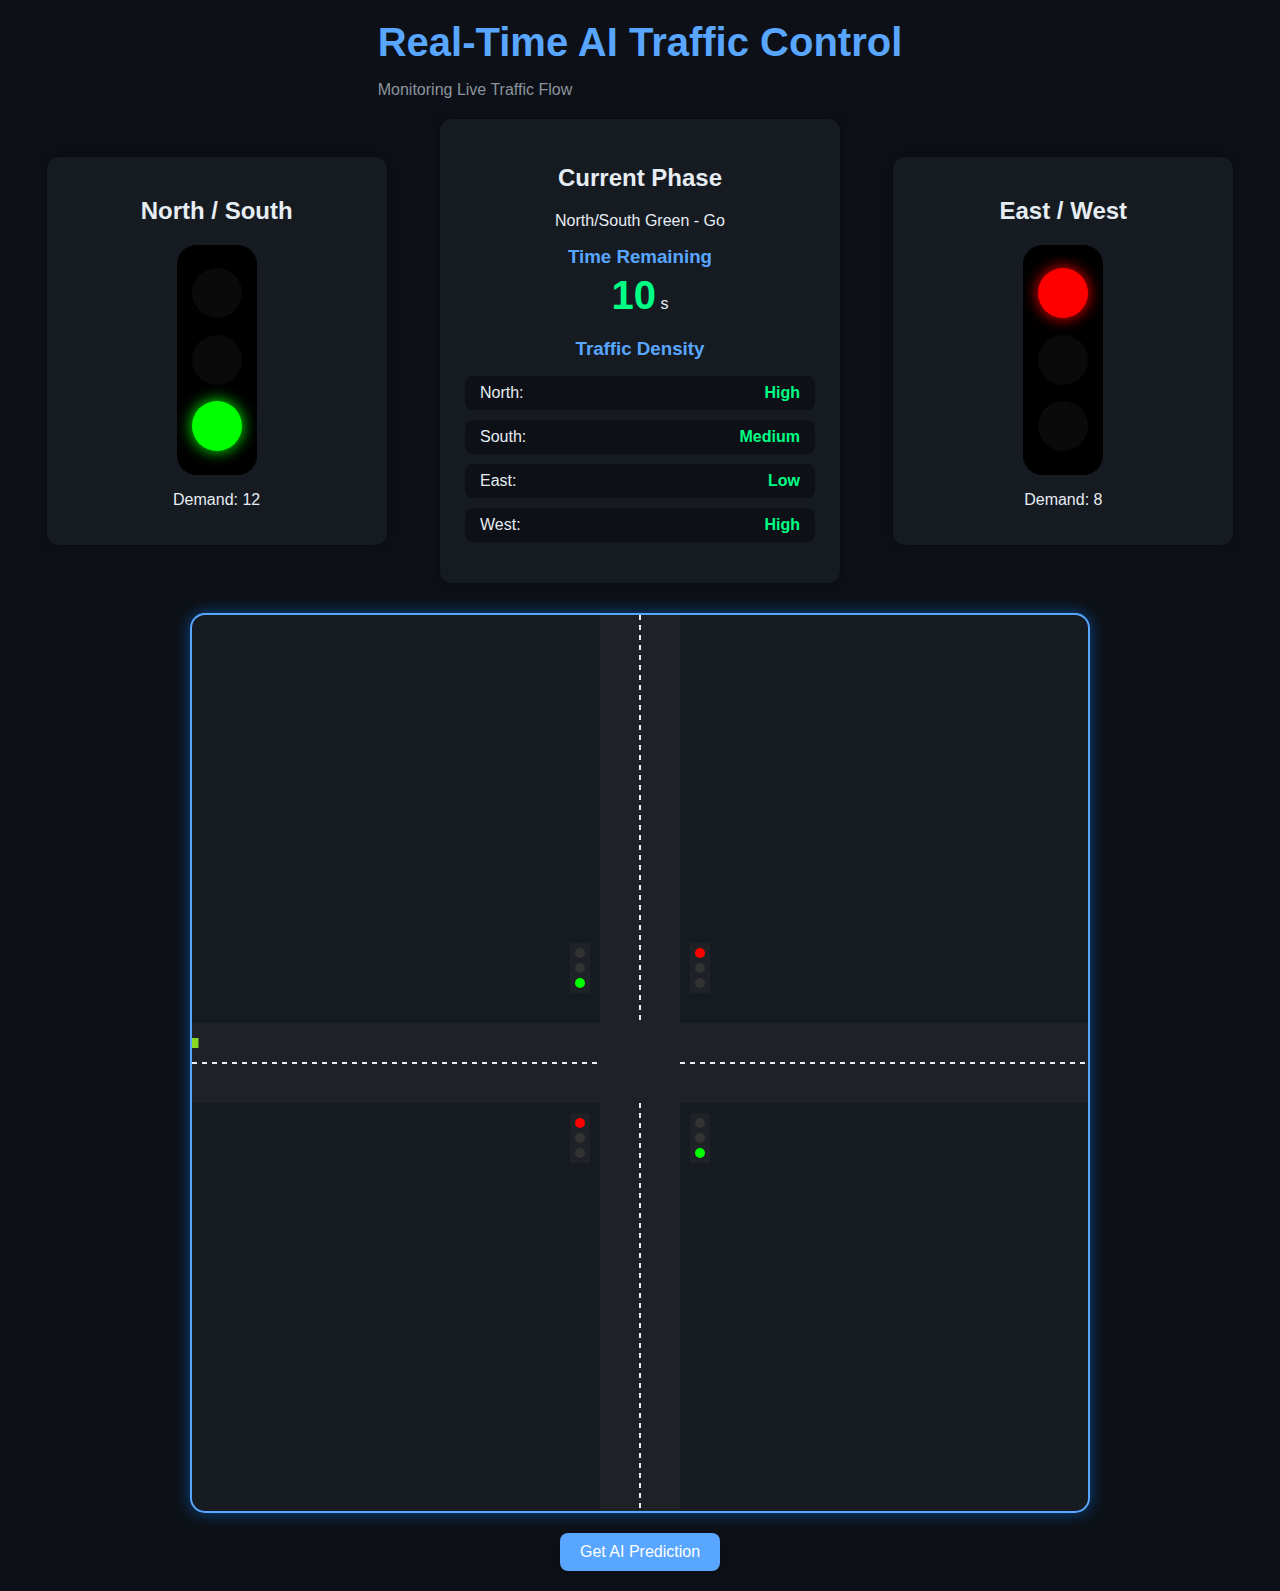
<file: index.html>
<!DOCTYPE html>
<html lang="en">
<head>
  <meta charset="UTF-8">
  <meta name="viewport" content="width=device-width, initial-scale=1.0">
  <title>Route X</title>
  <link rel="stylesheet" href="style.css">
</head>
<body>

  <div class="dashboard">
    <header>
      <h1>Real-Time AI Traffic Control</h1>
      <p>Monitoring Live Traffic Flow</p>
    </header>

    <div class="traffic-container">
      <!-- North / South Light -->
      <div class="traffic-section">
        <h2>North / South</h2>
        <div class="traffic-light" id="ns-light">
          <div class="light red"></div>
          <div class="light yellow"></div>
          <div class="light green"></div>
        </div>
        <p>Demand: <span id="ns-demand">12</span></p>
      </div>

      <!-- Control Panel -->
      <div class="traffic-info">
        <h2>Current Phase</h2>
        <p id="status">Red Light - Stop</p>

        <div class="countdown">
          <h3>Time Remaining</h3>
          <span id="timer">10</span> s
        </div>

        <div class="stats">
          <h3>Traffic Density</h3>
          <ul>
            <li>North: <span id="north-density">High</span></li>
            <li>South: <span id="south-density">Medium</span></li>
            <li>East: <span id="east-density">Low</span></li>
            <li>West: <span id="west-density">High</span></li>
          </ul>
        </div>
      </div>

      <!-- East / West Light -->
      <div class="traffic-section">
        <h2>East / West</h2>
        <div class="traffic-light" id="ew-light">
          <div class="light red"></div>
          <div class="light yellow"></div>
          <div class="light green"></div>
        </div>
        <p>Demand: <span id="ew-demand">8</span></p>
      </div>
    </div>

    <!-- The Simulation Canvas -->
    <canvas id="simulationCanvas"></canvas>
    
    <!-- Manually trigger a prediction -->
    <div class="controls">
      <button id="predictButton" class="button">Get AI Prediction</button>
    </div>
    <script src="simulation.js" ></script>
  </div>
</file>
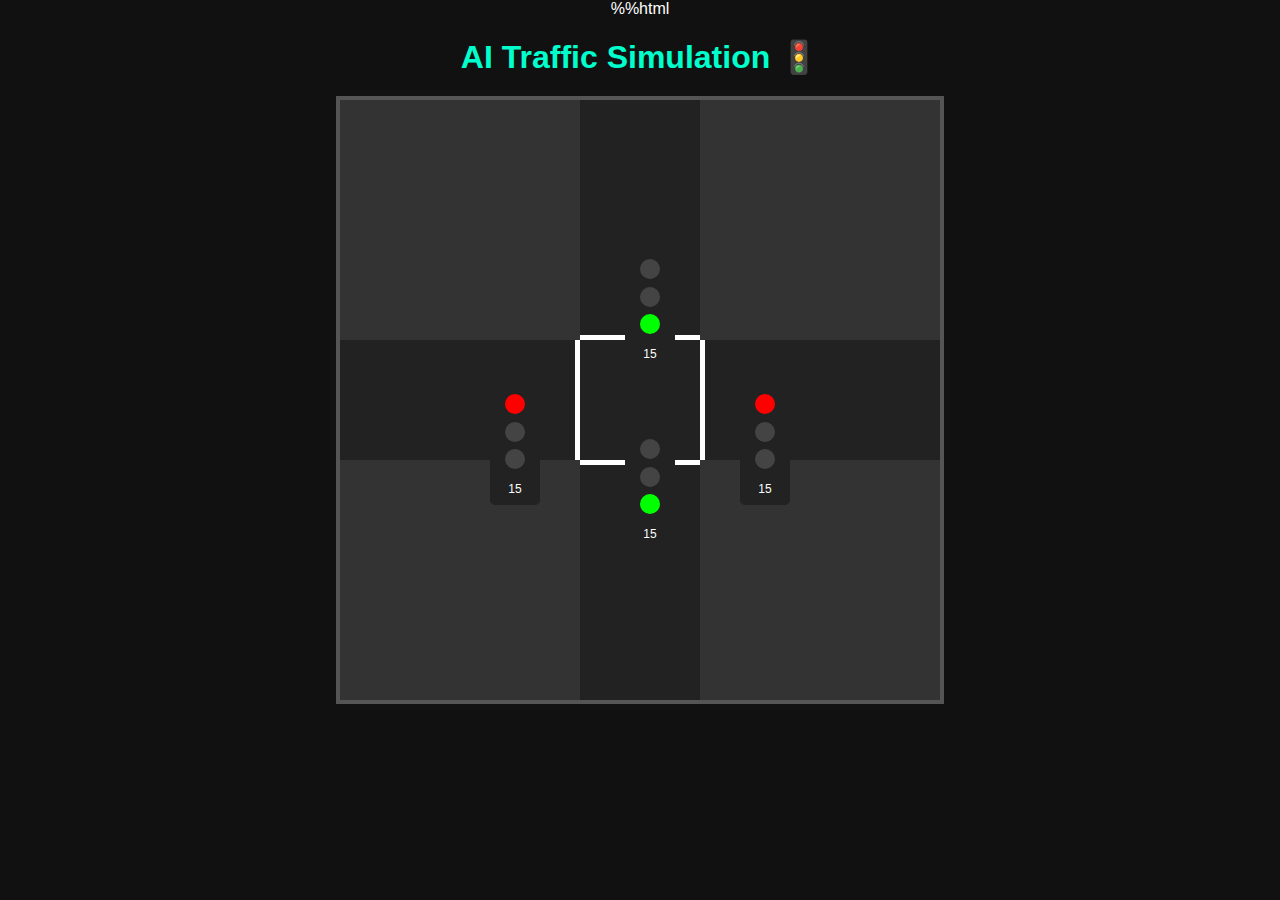
<file: frontend.html>
%%html
<!DOCTYPE html>
<html lang="en">
<head>
<meta charset="UTF-8">
<title>Traffic Intersection Simulation</title>
<style>
  body {
    background: #111;
    font-family: Arial, sans-serif;
    text-align: center;
    color: #fff;
    margin: 0;
    padding: 0;
  }
  h1 { color: #00ffcc; margin: 20px; }

  #intersection {
    position: relative;
    width: 600px;
    height: 600px;
    margin: 0 auto;
    background: #333;
    border: 4px solid #555;
  }

  .road-horizontal, .road-vertical {
    position: absolute;
    background: #222;
  }
  .road-horizontal { width: 100%; height: 120px; top: 50%; margin-top: -60px; }
  .road-vertical { width: 120px; height: 100%; left: 50%; margin-left: -60px; }

  /* Removed zebra styles */

  .stop-line {
    position: absolute;
    background: #fff;
  }

  .stop-line-horizontal {
      width: 120px; /* Width of the road */
      height: 5px;
      left: 50%;
      transform: translateX(-50%);
  }

  .stop-line-horizontal.north { top: 235px; } /* Position before the intersection */
  .stop-line-horizontal.south { bottom: 235px; } /* Position before the intersection */


  .stop-line-vertical {
      width: 5px;
      height: 120px; /* Height of the road */
      top: 50%;
      transform: translateY(-50%);
  }

  .stop-line-vertical.east { right: 235px; } /* Position before the intersection */
  .stop-line-vertical.west { left: 235px; } /* Position before the intersection */


  .traffic-light {
    width: 40px;
    height: 110px;
    background: #222;
    border-radius: 5px;
    padding: 5px;
    position: absolute;
    display: flex;
    flex-direction: column;
    justify-content: space-around;
    align-items: center;
    font-size: 14px;
    color: #fff;
  }
  .bulb { width: 20px; height: 20px; border-radius: 50%; background: #444; }
  .active.red { background: red; }
  .active.yellow { background: yellow; }
  .active.green { background: lime; }
  .timer { font-size: 12px; margin-top: 5px; }

  #light-north { top: 150px; left: 285px; }
  #light-south { bottom: 150px; left: 285px; }
  #light-east { right: 150px; top: 285px; }
  #light-west { left: 150px; top: 285px; }

  .car {
    position: absolute;
    width: 40px; /* Increased width for a more realistic look */
    height: 20px; /* Increased height */
    border-radius: 5px; /* Slightly rounded corners */
    box-sizing: border-box;
    border: 1px solid #000; /* Outline for better definition */
    background-color: #3498db; /* Default car color */
    display: flex;
    justify-content: space-around;
    align-items: center;
  }

  .car::before, .car::after {
      content: '';
      position: absolute;
      width: 8px; /* Window width */
      height: 10px; /* Window height */
      background-color: #aed6f1; /* Window color */
      border-radius: 2px;
  }

  .car::before {
      left: 5px; /* Position of the front window */
  }

  .car::after {
      right: 5px; /* Position of the back window */
  }

  .car.ns {
      background-color: #e74c3c; /* Red car for NS */
      transform: rotate(90deg); /* Rotate for vertical movement */
  }
  .car.ew { background-color: #2ecc71; } /* Green car for EW */
  .car.sn {
      background-color: #f1c40f; /* Yellow car for SN */
      transform: rotate(-90deg); /* Rotate for vertical movement in opposite direction */
  }
  .car.we { background-color: #9b59b6; } /* Purple car for WE */


</style>
</head>
<body>
<h1>AI Traffic Simulation 🚦</h1>

<div id="intersection">
  <div class="road-horizontal"></div>
  <div class="road-vertical"></div>

  <!-- Stop Lines -->
  <div class="stop-line stop-line-horizontal north"></div>
  <div class="stop-line stop-line-horizontal south"></div>
  <div class="stop-line stop-line-vertical east"></div>
  <div class="stop-line stop-line-vertical west"></div>


  <!-- Traffic Lights -->
  <div id="light-north" class="traffic-light">
    <div class="bulb red"></div>
    <div class="bulb yellow"></div>
    <div class="bulb green"></div>
    <div class="timer">15</div>
  </div>
  <div id="light-south" class="traffic-light">
    <div class="bulb red"></div>
    <div class="bulb yellow"></div>
    <div class="bulb green"></div>
    <div class="timer">15</div>
  </div>
  <div id="light-east" class="traffic-light">
    <div class="bulb red"></div>
    <div class="bulb yellow"></div>
    <div class="bulb green"></div>
    <div class="timer">15</div>
  </div>
  <div id="light-west" class="traffic-light">
    <div class="bulb red"></div>
    <div class="bulb yellow"></div>
    <div class="bulb green"></div>
    <div class="timer">15</div>
  </div>
</div>

<script>
const lights = {
  north: document.querySelectorAll("#light-north .bulb"),
  south: document.querySelectorAll("#light-south .bulb"),
  east: document.querySelectorAll("#light-east .bulb"),
  west: document.querySelectorAll("#light-west .bulb")
};
const timers = {
  north: document.querySelector("#light-north .timer"),
  south: document.querySelector("#light-south .timer"),
  east: document.querySelector("#light-east .timer"),
  west: document.querySelector("#light-west .timer")
};

const intersection = document.getElementById("intersection");
const cars = [];
let phase = "NS";
let timer = 15;
let speed = 3; // px per frame

function spawnCar(dir, lane) {
  // Check if a car already exists for this direction
  const carExistsInDirection = cars.some(car => car.dir === dir);
  if (carExistsInDirection) {
    return; // Don't spawn a new car if one already exists for this direction
  }

  const car = document.createElement("div");
  car.classList.add("car", dir.toLowerCase()); // Use lowercase for class names

  let initialPos;
  if (dir === "NS") {
    car.style.left = "290px"; // Adjusted for new car size and lane
    car.style.top = "-50px"; // Adjusted for new car size
    initialPos = -50;
  } else if (dir === "SN") {
    car.style.left = "330px"; // Adjusted for new car size and lane
    car.style.top = "650px"; // spawn below screen
    initialPos = 650;
  }
  else if (dir === "EW") {
    car.style.top = "290px"; // Adjusted for new car size and lane
    car.style.left = "650px"; // Adjusted for new car size
    initialPos = 650;
  } else if (dir === "WE") {
     car.style.top = "330px"; // Adjusted for new car size and lane
     car.style.left = "-50px"; // spawn left side
     initialPos = -50;
  }


  intersection.appendChild(car);
  cars.push({ el: car, dir, lane, pos: initialPos });
}

function moveCars() {
  cars.forEach((c, i) => {
    // find the car ahead in same lane + dir
    const frontCar = cars
      .filter(other => other.dir === c.dir && other.lane === c.lane && other !== c)
      .sort((a, b) => {
        if (c.dir === "NS" || c.dir === "WE") return a.pos - b.pos;
        else return b.pos - a.pos;
      })
      .find(fc => (c.dir === "NS" || c.dir === "WE" ? fc.pos > c.pos : fc.pos < c.pos));

    let canMove = true;
    if (frontCar) {
      if ((c.dir === "NS" || c.dir === "WE") && frontCar.pos - c.pos < 50) canMove = false; // Adjusted safe gap for larger cars
      if ((c.dir === "SN" || c.dir === "EW") && c.pos - frontCar.pos < 50) canMove = false; // Adjusted safe gap
    }

    // Define stop lines based on direction
    let stopLine;
    let currentPhase;
    if (c.dir === "NS") {
        stopLine = 240; // Position of the northern stop line
        currentPhase = "NS";
    } else if (c.dir === "SN") {
        stopLine = 340; // Position of the southern stop line
        currentPhase = "NS";
    } else if (c.dir === "EW") {
        stopLine = 340; // Position of the eastern stop line
        currentPhase = "EW";
    } else if (c.dir === "WE") {
        stopLine = 240; // Position of the western stop line
        currentPhase = "EW";
    }

    // Check if the car is approaching or at the stop line and the light is red
    if (phase !== currentPhase) {
        if (c.dir === "NS" && c.pos + c.el.offsetHeight >= stopLine) {
            canMove = false;
        } else if (c.dir === "SN" && c.pos <= stopLine) {
            canMove = false;
        } else if (c.dir === "EW" && c.pos <= stopLine) {
            canMove = false;
        } else if (c.dir === "WE" && c.pos + c.el.offsetWidth >= stopLine) { // Use offsetWidth for horizontal movement
            canMove = false;
        }
    }


    if (canMove) {
        if (c.dir === "NS") {
            c.pos += speed;
            c.el.style.top = c.pos + "px";
        } else if (c.dir === "SN") {
            c.pos -= speed;
            c.el.style.top = c.pos + "px";
        } else if (c.dir === "EW") {
            c.pos -= speed;
            c.el.style.left = c.pos + "px";
        } else if (c.dir === "WE") {
            c.pos += speed;
            c.el.style.left = c.pos + "px";
        }
    }

    // Remove cars when they are off-screen
    if ((c.dir === "NS" && c.pos > 650) || (c.dir === "SN" && c.pos < -50) || (c.dir === "EW" && c.pos < -50) || (c.dir === "WE" && c.pos > 650)) {
        c.el.remove();
        cars.splice(i, 1);
    }
  });
}


function setLights(phase) {
  ["north","south","east","west"].forEach(d=>{
    lights[d].forEach(b=>b.classList.remove("active","red","yellow","green"));
  });
  if(phase==="NS") {
    lights.north[2].classList.add("active","green");
    lights.south[2].classList.add("active","green");
    lights.east[0].classList.add("active","red");
    lights.west[0].classList.add("active","red");
  } else {
    lights.east[2].classList.add("active","green");
    lights.west[2].classList.add("active","green");
    lights.north[0].classList.add("active","red");
    lights.south[0].classList.add("active","red");
  }
}

function updateTimers() {
  ["north","south","east","west"].forEach(d=>{
    timers[d].textContent = timer;
  });
}

function loop() {
  timer--;
  if(timer<=0){
    phase = (phase==="NS") ? "EW" : "NS";
    timer=15;
    setLights(phase);
  }
  updateTimers();
}

// 🚗 Random car spawner (every 1–3s)
setInterval(()=>{
  const dirs = ["NS","SN","EW","WE"]; // Added new directions
  const dir = dirs[Math.floor(Math.random()*dirs.length)]; // Select randomly from all directions
  const lane = Math.floor(Math.random()*2);
  spawnCar(dir, lane);
}, 1000); // Increased spawn rate slightly

setLights(phase);
setInterval(loop,1000);

function animate() {
  moveCars();
  requestAnimationFrame(animate);
}
animate();
</script>

</body>
</html>
</file>
<file: style.css>
body {
      margin: 0;
      font-family: "Segoe UI", Tahoma, sans-serif;
      background-color: #0d1117;
      color: #e6edf3;
      display: flex;
      flex-direction: column;
      align-items: center;
      justify-content: center;
      min-height: 100vh;
      padding: 20px;
    }

    .dashboard {
      display: flex;
      flex-direction: column;
      align-items: center;
      width: 100%;
      max-width: 1200px;
    }

    header h1 {
      font-size: clamp(1.5rem, 4vw, 2.5rem);
      margin: 0;
      color: #58a6ff;
    }

    header p {
      font-size: clamp(0.8rem, 2vw, 1rem);
      color: #8b949e;
      margin-bottom: 20px;
    }

    .traffic-container {
      display: flex;
      flex-direction: column;
      align-items: center;
      width: 100%;
      gap: 30px;
    }

    .traffic-section {
      text-align: center;
      background: #161b22;
      padding: 20px;
      border-radius: 12px;
      box-shadow: 0 0 10px rgba(0,0,0,0.5);
      width: 100%;
      max-width: 300px;
    }
    
    .traffic-light {
      width: 80px;
      height: 200px;
      background: #000;
      border-radius: 20px;
      margin: 15px auto;
      padding: 15px 0;
      display: flex;
      flex-direction: column;
      justify-content: space-around;
      box-shadow: inset 0 0 10px rgba(0,0,0,0.7);
    }
    
    .light {
      width: 50px;
      height: 50px;
      margin: auto;
      border-radius: 50%;
      background: #333;
      opacity: 0.2;
      transition: opacity 0.3s ease-in-out;
    }

    .light.red.active { background: #ff0000; opacity: 1; box-shadow: 0 0 15px #ff0000; }
    .light.yellow.active { background: #ffff00; opacity: 1; box-shadow: 0 0 15px #ffff00; }
    .light.green.active { background: #00ff00; opacity: 1; box-shadow: 0 0 15px #00ff00; }

    .traffic-info {
      background: #161b22;
      padding: 25px;
      border-radius: 12px;
      min-width: 250px;
      box-shadow: 0 0 10px rgba(0,0,0,0.5);
      width: 100%;
      max-width: 350px;
      text-align: center;
    }

    .countdown h3 {
      margin: 10px 0 5px;
      color: #58a6ff;
    }

    #timer {
      font-size: 2.5rem;
      font-weight: bold;
      color: #00ff85;
    }

    .stats {
      margin-top: 20px;
    }

    .stats h3 {
      margin-bottom: 10px;
      color: #58a6ff;
    }

    .stats ul {
      list-style: none;
      padding: 0;
      display: flex;
      flex-direction: column;
      gap: 10px;
    }

    .stats li {
      display: flex;
      justify-content: space-between;
      align-items: center;
      background-color: #0d1117;
      padding: 8px 15px;
      border-radius: 8px;
    }

    .stats li span {
      font-weight: bold;
      color: #00ff85;
    }
    
    /* Responsive layout for dashboard sections */
    @media (min-width: 768px) {
      .traffic-container {
        flex-direction: row;
        justify-content: space-around;
        gap: 40px;
      }
    }

    #simulationCanvas {
        background-color: #161b22;
        border: 2px solid #58a6ff;
        margin-top: 30px;
        box-shadow: 0 0 15px rgba(0, 128, 255, 0.5);
        border-radius: 15px;
    }
    .controls {
        margin-top: 20px;
    }
    .button {
        background-color: #58a6ff;
        color: white;
        padding: 10px 20px;
        border: none;
        border-radius: 8px;
        cursor: pointer;
        font-size: 1rem;
        box-shadow: 0 4px 6px rgba(0,0,0,0.2);
        transition: background-color 0.3s ease;
    }
    .button:hover {
        background-color: #4682b4;
    }
</file>
